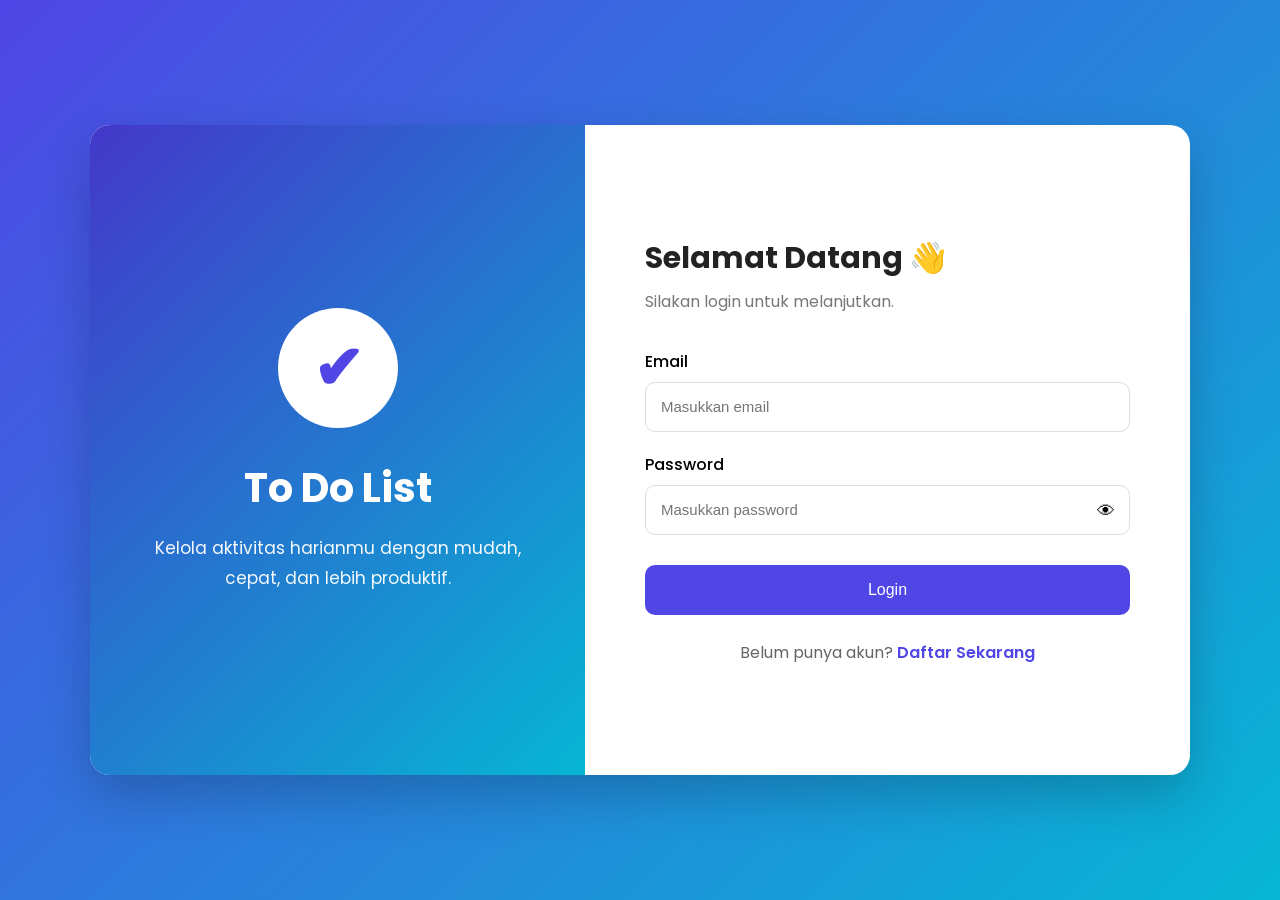
<file: index.html>
<!DOCTYPE html>
<html lang="id">
<head>
    <meta charset="UTF-8">
    <meta name="viewport" content="width=device-width, initial-scale=1.0">

    <title>To Do List App</title>

    <!-- Font Google -->
    <link rel="preconnect" href="https://fonts.googleapis.com">
    <link rel="preconnect" href="https://fonts.gstatic.com" crossorigin>
    <link href="https://fonts.googleapis.com/css2?family=Poppins:wght@300;400;500;600;700&display=swap" rel="stylesheet">

    <!-- CSS -->
    <link rel="stylesheet" href="style.css">
</head>

<body>

    <div class="container">

        <!-- ==========================
             BAGIAN KIRI
        =========================== -->
        <div class="left-panel">

            <div class="logo">
                ✔
            </div>

            <h1>To Do List</h1>

            <p>
                Kelola aktivitas harianmu dengan mudah,
                cepat, dan lebih produktif.
            </p>

        </div>

        <!-- ==========================
             BAGIAN KANAN
        =========================== -->

        <div class="right-panel">

            <!-- LOGIN -->

            <div class="form-box active" id="loginForm">

                <h2>Selamat Datang 👋</h2>

                <p class="subtitle">
                    Silakan login untuk melanjutkan.
                </p>

                <form id="login">

                    <div class="input-group">

                        <label>Email</label>

                        <input
                            type="email"
                            id="loginEmail"
                            placeholder="Masukkan email"
                            required>

                    </div>

                    <div class="input-group">

                        <label>Password</label>

                        <div class="password-box">

                            <input
                                type="password"
                                id="loginPassword"
                                placeholder="Masukkan password"
                                required>

                            <span
                                class="toggle-password"
                                onclick="togglePassword('loginPassword', this)">
                                👁
                            </span>

                        </div>

                    </div>

                    <button type="submit" class="btn">
                        Login
                    </button>

                </form>

                <p class="switch-text">
                    Belum punya akun?
                    <span id="showRegister">
                        Daftar Sekarang
                    </span>
                </p>

            </div>

            <!-- REGISTER -->

            <div class="form-box" id="registerForm">

                <h2>Buat Akun Baru</h2>

                <p class="subtitle">
                    Daftar untuk mulai menggunakan aplikasi.
                </p>

                <form id="register">

                    <div class="input-group">

                        <label>Username</label>

                        <input
                            type="text"
                            id="username"
                            placeholder="Masukkan username"
                            required>

                    </div>

                    <div class="input-group">

                        <label>Email</label>

                        <input
                            type="email"
                            id="email"
                            placeholder="Masukkan email"
                            required>

                    </div>

                    <div class="input-group">

                        <label>Password</label>

                        <div class="password-box">

                            <input
                                type="password"
                                id="password"
                                placeholder="Masukkan password"
                                required>

                            <span
                                class="toggle-password"
                                onclick="togglePassword('password', this)">
                                👁
                            </span>

                        </div>

                    </div>

                    <div class="input-group">

                        <label>Konfirmasi Password</label>

                        <div class="password-box">

                            <input
                                type="password"
                                id="confirmPassword"
                                placeholder="Ulangi password"
                                required>

                            <span
                                class="toggle-password"
                                onclick="togglePassword('confirmPassword', this)">
                                👁
                            </span>

                        </div>

                    </div>

                    <button type="submit" class="btn">
                        Daftar
                    </button>

                </form>

                <p class="switch-text">
                    Sudah punya akun?
                    <span id="showLogin">
                        Login
                    </span>
                </p>

            </div>

        </div>

    </div>

    <!-- JavaScript -->
    <script src="auth_index.js"></script>

</body>
</html>
</file>
<file: style.css>
/* ==========================
   GOOGLE FONT & RESET
========================== */

*{
    margin:0;
    padding:0;
    box-sizing:border-box;
}

body{
    font-family:'Poppins',sans-serif;
    background:linear-gradient(135deg,#4f46e5,#06b6d4);
    min-height:100vh;
    display:flex;
    justify-content:center;
    align-items:center;
    padding:20px;
}

/* ==========================
   CONTAINER
========================== */

.container{
    width:1100px;
    max-width:100%;
    min-height:650px;
    background:#fff;
    border-radius:20px;
    overflow:hidden;
    display:flex;
    box-shadow:0 20px 50px rgba(0,0,0,.20);
}

/* ==========================
   LEFT PANEL
========================== */

.left-panel{
    width:45%;
    background:linear-gradient(135deg,#4338ca,#06b6d4);
    color:white;
    display:flex;
    flex-direction:column;
    justify-content:center;
    align-items:center;
    padding:50px;
    text-align:center;
}

.logo{
    width:120px;
    height:120px;
    border-radius:50%;
    background:white;
    color:#4f46e5;
    font-size:60px;
    display:flex;
    justify-content:center;
    align-items:center;
    margin-bottom:30px;
    font-weight:bold;
}

.left-panel h1{
    font-size:40px;
    margin-bottom:15px;
}

.left-panel p{
    font-size:17px;
    line-height:30px;
    opacity:.95;
}

/* ==========================
   RIGHT PANEL
========================== */

.right-panel{
    width:55%;
    padding:60px;
    position:relative;
    display:flex;
    justify-content:center;
    align-items:center;
}

.form-box{
    width:100%;
    display:none;
    animation:fade .4s ease;
}

.form-box.active{
    display:block;
}

@keyframes fade{

    from{
        opacity:0;
        transform:translateY(20px);
    }

    to{
        opacity:1;
        transform:translateY(0);
    }

}

/* ==========================
   TEXT
========================== */

h2{
    color:#222;
    margin-bottom:8px;
    font-size:30px;
}

.subtitle{
    color:#777;
    margin-bottom:35px;
}

/* ==========================
   INPUT
========================== */

.input-group{
    margin-bottom:20px;
}

.input-group label{
    display:block;
    margin-bottom:8px;
    font-weight:500;
}

.input-group input{

    width:100%;
    height:50px;
    border:1px solid #ddd;
    border-radius:10px;
    padding:0 15px;
    outline:none;
    transition:.3s;
    font-size:15px;

}

.input-group input:focus{

    border-color:#4f46e5;

    box-shadow:0 0 8px rgba(79,70,229,.2);

}

/* ==========================
   PASSWORD
========================== */

.password-box{

    position:relative;

}

.password-box input{

    padding-right:45px;

}

.toggle-password{

    position:absolute;
    right:15px;
    top:50%;
    transform:translateY(-50%);
    cursor:pointer;
    font-size:18px;

}

/* ==========================
   BUTTON
========================== */

.btn{

    width:100%;
    height:50px;
    border:none;
    border-radius:10px;
    background:#4f46e5;
    color:white;
    font-size:16px;
    cursor:pointer;
    transition:.3s;
    margin-top:10px;

}

.btn:hover{

    background:#4338ca;
    transform:translateY(-2px);

}

/* ==========================
   SWITCH
========================== */

.switch-text{

    margin-top:25px;
    text-align:center;
    color:#666;

}

.switch-text span{

    color:#4f46e5;
    cursor:pointer;
    font-weight:600;

}

.switch-text span:hover{

    text-decoration:underline;

}

/* ==========================
   RESPONSIVE
========================== */

@media(max-width:900px){

.container{

    flex-direction:column;

}

.left-panel{

    width:100%;
    padding:40px 20px;

}

.right-panel{

    width:100%;
    padding:40px 25px;

}

.logo{

    width:90px;
    height:90px;
    font-size:45px;

}

.left-panel h1{

    font-size:30px;

}

}

@media(max-width:500px){

h2{

    font-size:24px;

}

.left-panel p{

    font-size:15px;
    line-height:24px;

}

.input-group input{

    height:45px;

}

.btn{

    height:45px;

}

}
</file>
